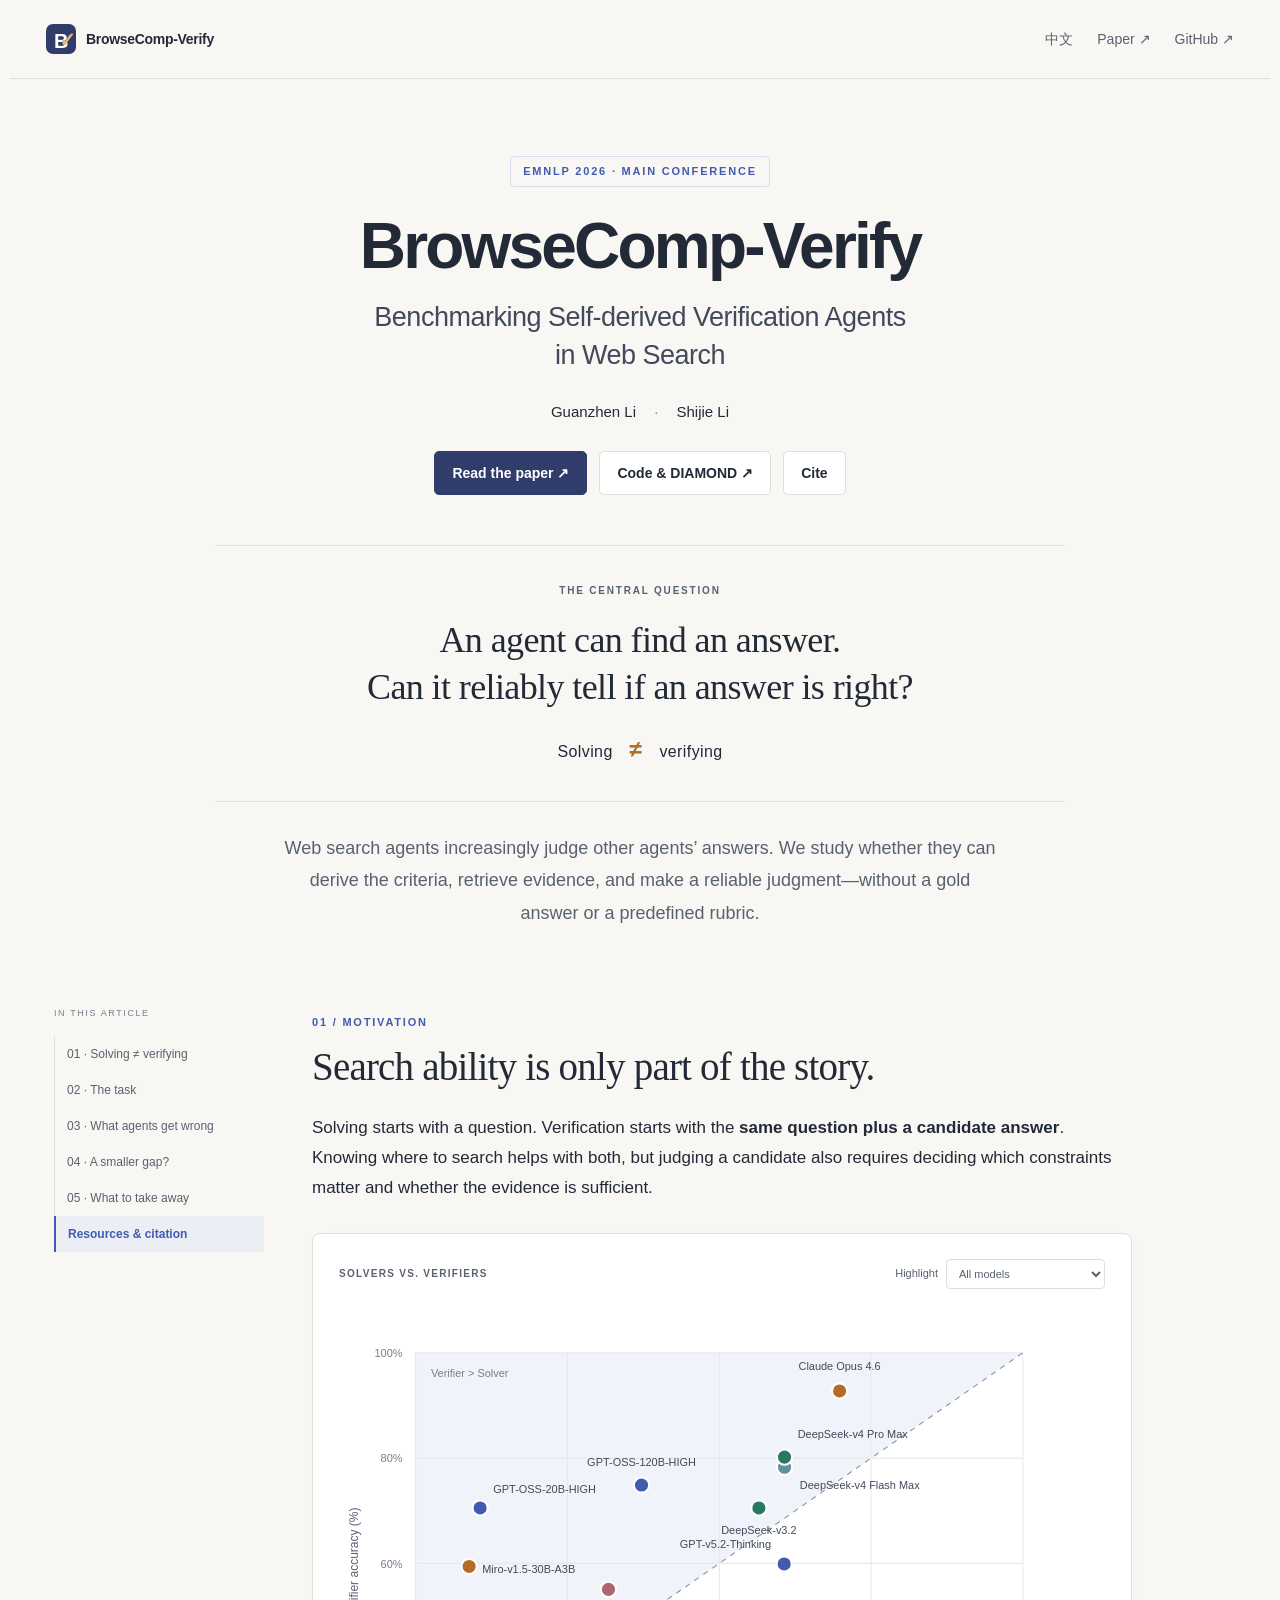
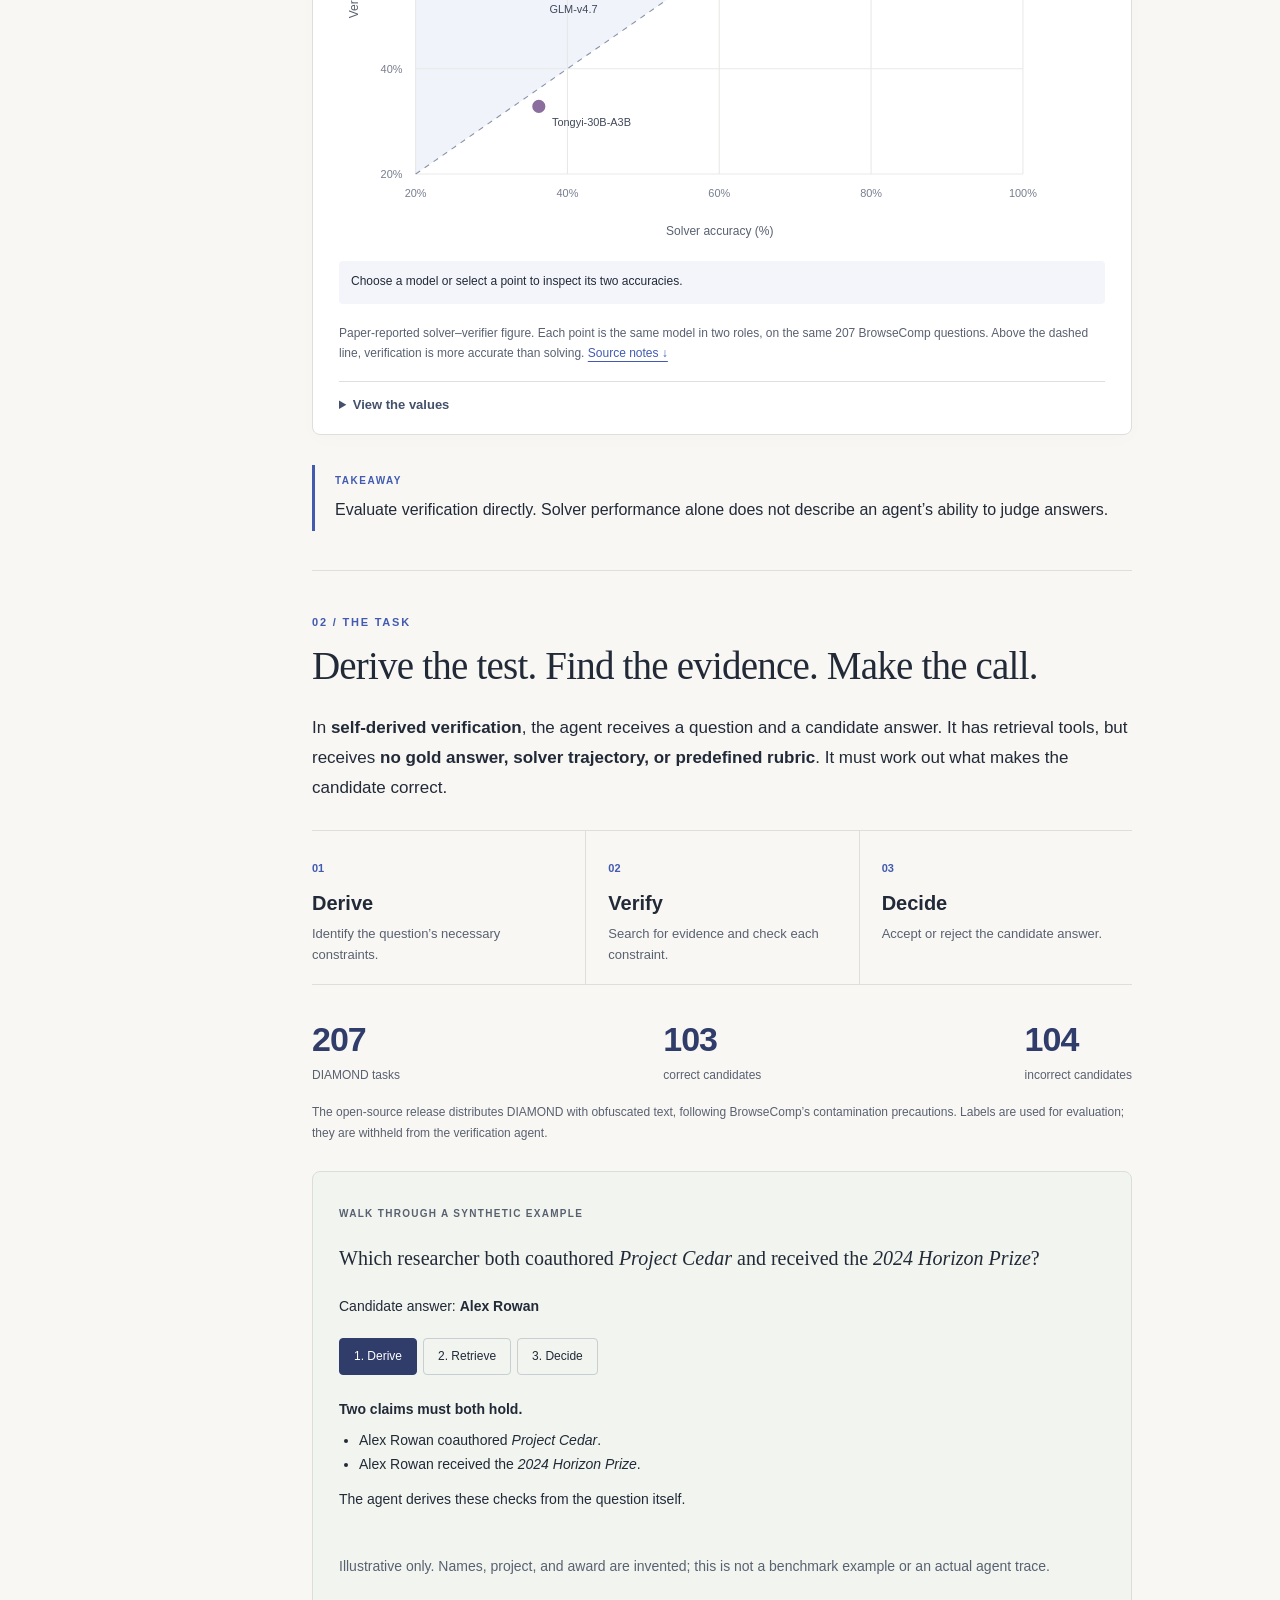
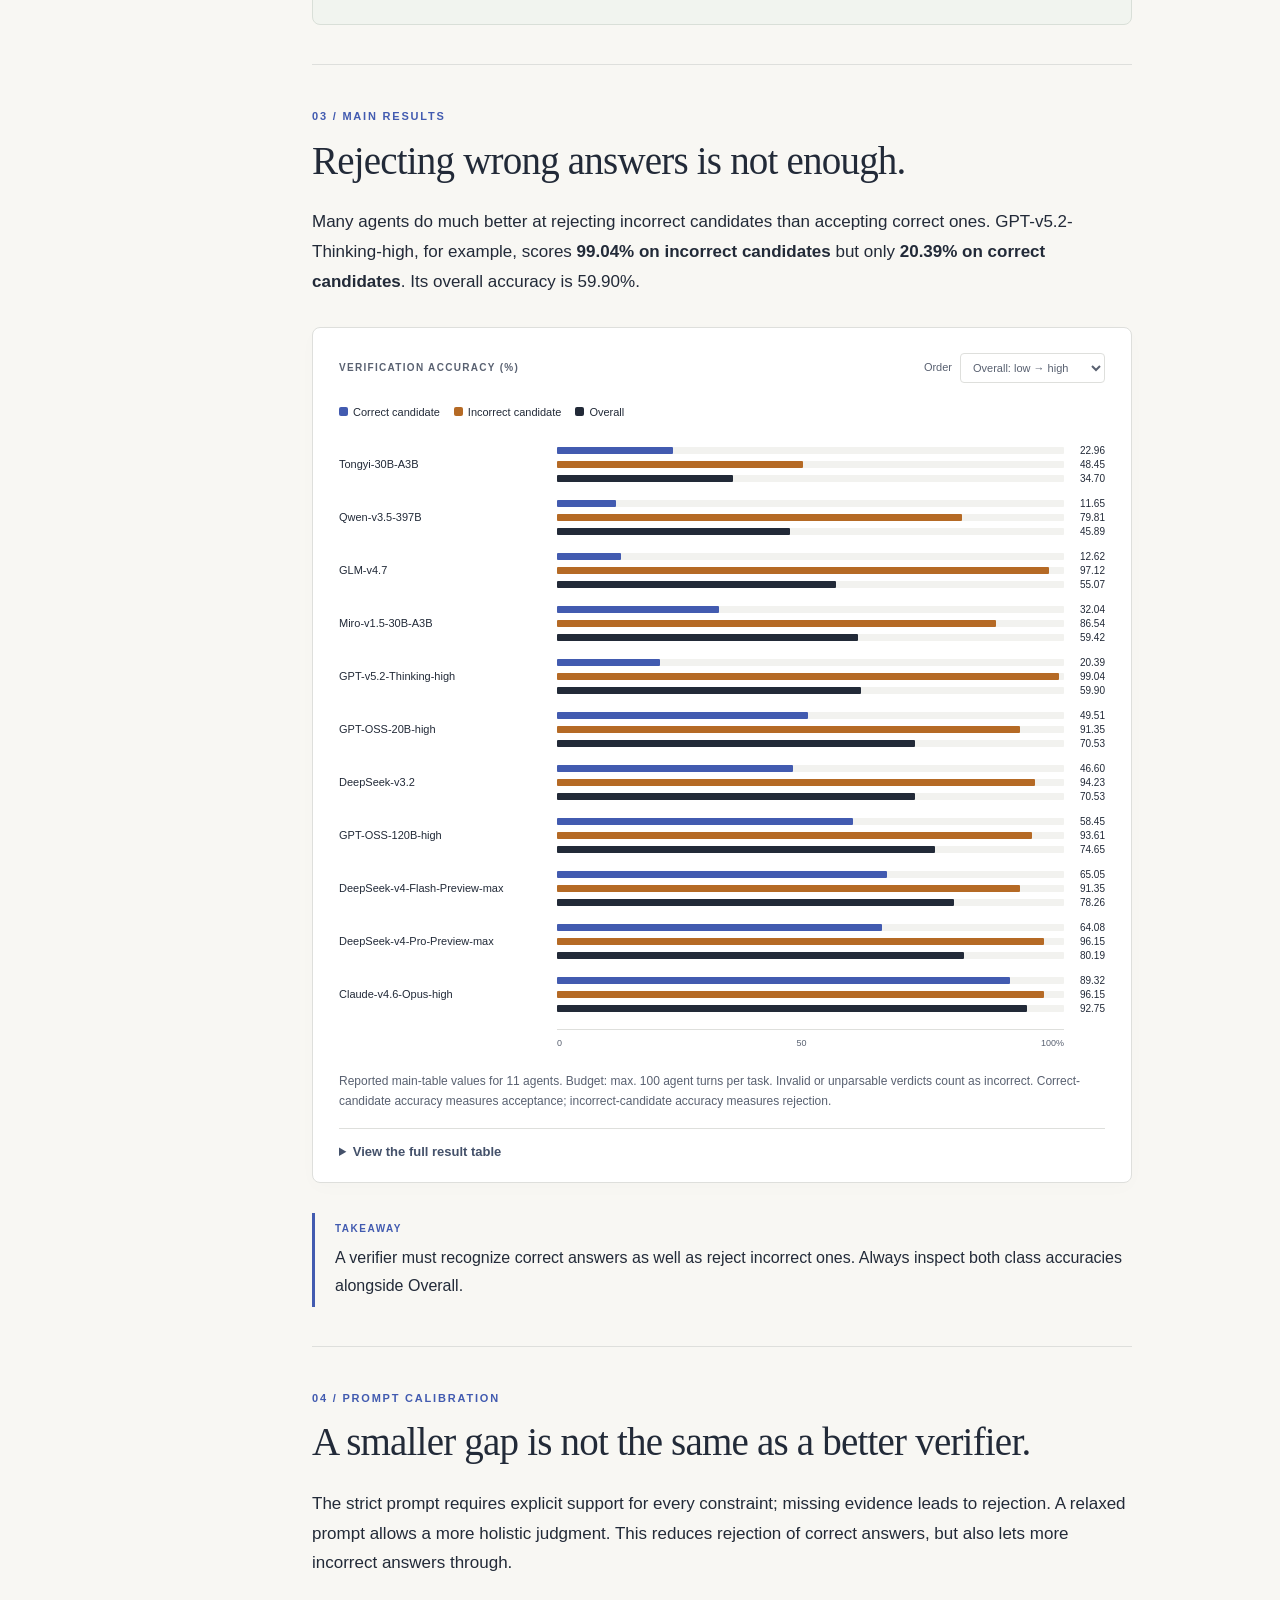
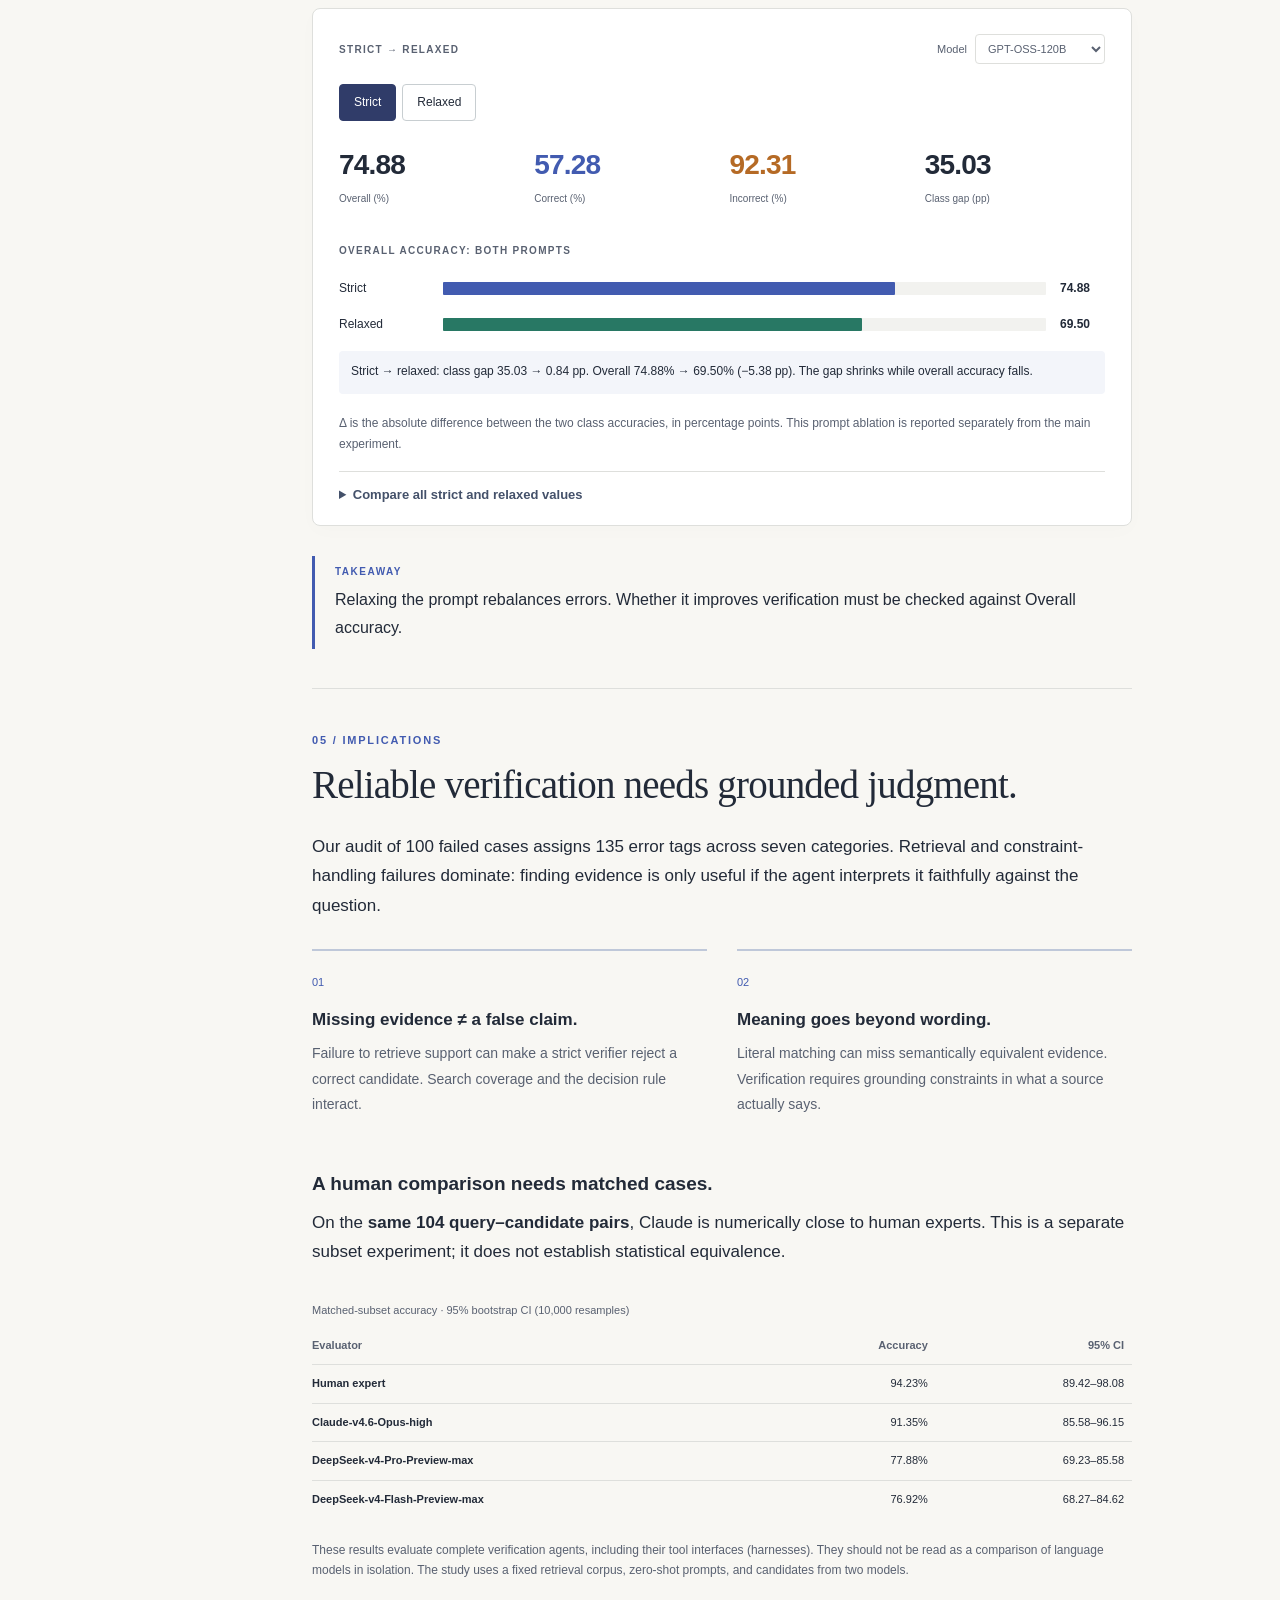
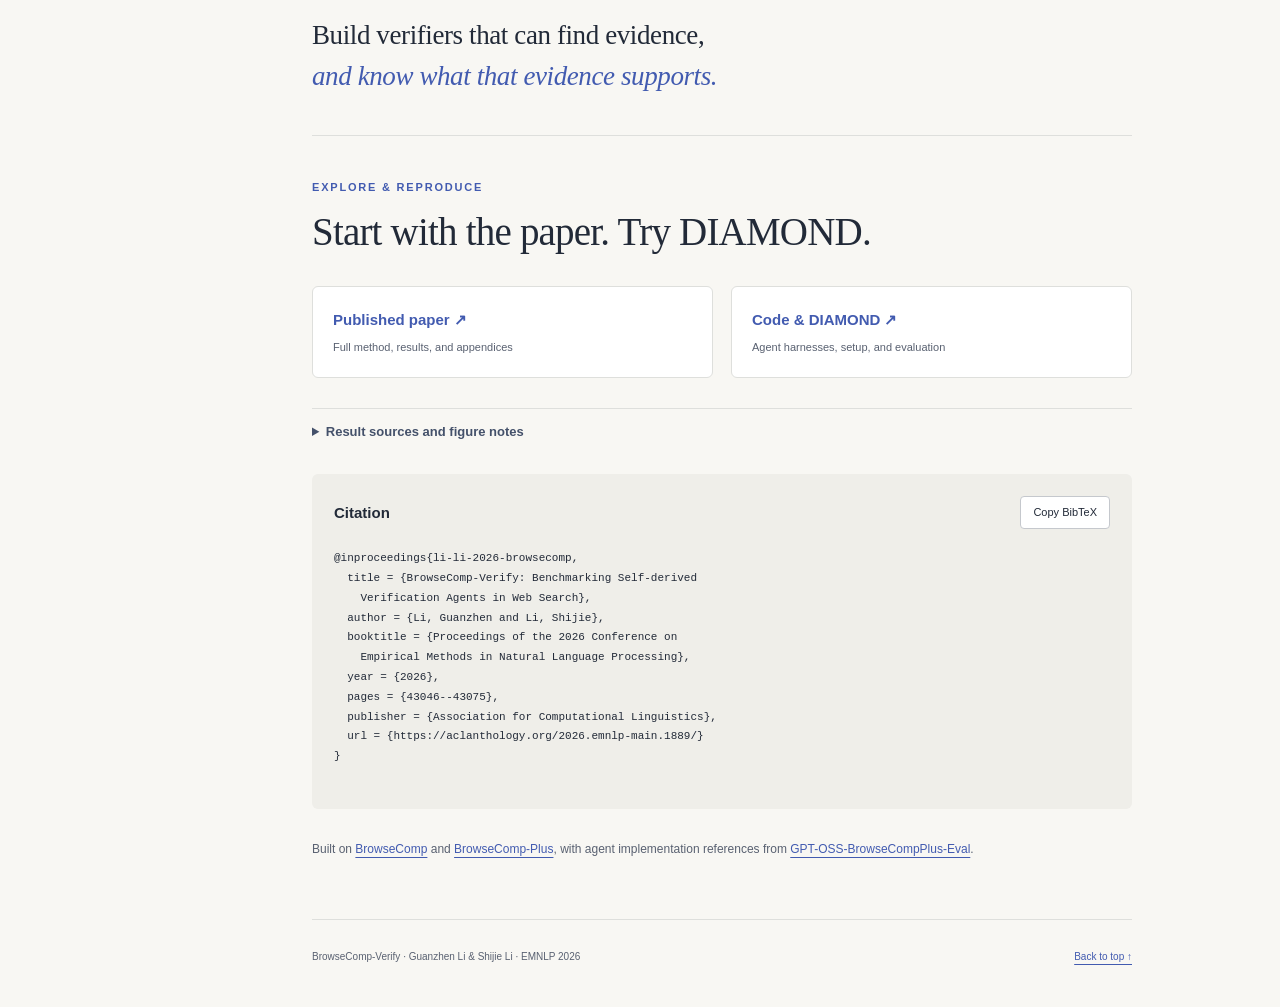
<file: website/index.html>
<!doctype html>
<html lang="en">
<head>
  <meta charset="utf-8">
  <meta name="viewport" content="width=device-width, initial-scale=1">
  <meta name="description" content="BrowseComp-Verify studies whether web search agents can derive their own verification criteria and reliably judge candidate answers.">
  <meta name="theme-color" content="#f8f7f3">
  <meta property="og:title" content="BrowseComp-Verify · Solving ≠ verifying">
  <meta property="og:description" content="An interactive guide to self-derived verification in web search. EMNLP 2026.">
  <meta property="og:type" content="article">
  <meta property="og:url" content="https://denebuniverse.github.io/BrowseComp-Verify/">
  <link rel="alternate" hreflang="en" href="https://denebuniverse.github.io/BrowseComp-Verify/">
  <link rel="alternate" hreflang="zh-CN" href="https://denebuniverse.github.io/BrowseComp-Verify/zh/">
  <link rel="alternate" hreflang="x-default" href="https://denebuniverse.github.io/BrowseComp-Verify/">
  <link rel="canonical" href="https://denebuniverse.github.io/BrowseComp-Verify/">
  <link rel="icon" href="assets/favicon.svg" type="image/svg+xml">
  <link rel="stylesheet" href="assets/styles.css">
  <script src="assets/main.js" defer></script>
  <title>BrowseComp-Verify · Solving ≠ verifying</title>
</head>
<body>
<a class="skip" href="#content">Skip to content</a>
<header class="topbar"><a class="brand" href="#top"><span class="brand-mark" aria-hidden="true">B<span>✓</span></span> BrowseComp-Verify</a><nav aria-label="Resources"><a href="zh/" lang="zh-CN" aria-label="切换到中文版">中文</a><a href="https://aclanthology.org/2026.emnlp-main.1889/">Paper ↗</a><a href="https://github.com/DenebUniverse/BrowseComp-Verify">GitHub ↗</a></nav></header>
<main id="content">
  <div class="hero" id="top">
    <p class="eyebrow">EMNLP 2026 · Main Conference</p>
    <h1>BrowseComp-Verify</h1>
    <p class="subtitle">Benchmarking Self-derived Verification Agents<br class="desktop-break"> in Web Search</p>
    <p class="authors">Guanzhen Li <span>·</span> Shijie Li</p>
    <div class="resource-links"><a class="primary" href="https://aclanthology.org/2026.emnlp-main.1889/">Read the paper <span>↗</span></a><a href="https://github.com/DenebUniverse/BrowseComp-Verify">Code &amp; DIAMOND ↗</a><a href="#citation">Cite</a></div>
    <div class="hero-thesis"><span class="thesis-label">The central question</span><p>An agent can find an answer.<br>Can it reliably tell if an answer is right?</p><span class="thesis-formula">Solving <b>≠</b> verifying</span></div>
    <p class="standfirst">Web search agents increasingly judge other agents’ answers. We study whether they can derive the criteria, retrieve evidence, and make a reliable judgment—without a gold answer or a predefined rubric.</p>
  </div>
  <div class="article-layout">
    <aside><nav class="toc" aria-label="On this page"><span>IN THIS ARTICLE</span><a href="#motivation">01 · Solving ≠ verifying</a><a href="#task">02 · The task</a><a href="#results">03 · What agents get wrong</a><a href="#calibration">04 · A smaller gap?</a><a href="#implications">05 · What to take away</a><a href="#resources">Resources &amp; citation</a></nav></aside>
    <article>
      <section id="motivation">
        <p class="section-label">01 / Motivation</p><h2>Search ability is only part of the story.</h2>
        <p>Solving starts with a question. Verification starts with the <strong>same question plus a candidate answer</strong>. Knowing where to search helps with both, but judging a candidate also requires deciding which constraints matter and whether the evidence is sufficient.</p>
        <figure class="figure-panel">
          <div class="figure-top"><span class="figure-kicker">Solvers vs. verifiers</span><label>Highlight <select id="scatter-model"><option value="all">All models</option></select></label></div>
          <div id="scatter" class="scatter-wrap"></div>
          <p id="scatter-detail" class="chart-detail" aria-live="polite">Choose a model or select a point to inspect its two accuracies.</p>
          <figcaption>Paper-reported solver–verifier figure. Each point is the same model in two roles, on the same 207 BrowseComp questions. Above the dashed line, verification is more accurate than solving. <a href="#result-sources">Source notes ↓</a></figcaption>
          <details><summary>View the values</summary><div class="table-scroll" id="scatter-table"></div></details>
        </figure>
        <p class="takeaway"><span>Takeaway</span>Evaluate verification directly. Solver performance alone does not describe an agent’s ability to judge answers.</p>
      </section>
      <section id="task">
        <p class="section-label">02 / The task</p><h2>Derive the test. Find the evidence. Make the call.</h2>
        <p>In <strong>self-derived verification</strong>, the agent receives a question and a candidate answer. It has retrieval tools, but receives <strong>no gold answer, solver trajectory, or predefined rubric</strong>. It must work out what makes the candidate correct.</p>
        <div class="task-flow"><div><span>01</span><h3>Derive</h3><p>Identify the question’s necessary constraints.</p></div><div><span>02</span><h3>Verify</h3><p>Search for evidence and check each constraint.</p></div><div><span>03</span><h3>Decide</h3><p>Accept or reject the candidate answer.</p></div></div>
        <div class="dataset-strip"><div><strong>207</strong><span>DIAMOND tasks</span></div><div><strong>103</strong><span>correct candidates</span></div><div><strong>104</strong><span>incorrect candidates</span></div></div>
        <p class="caption">The open-source release distributes DIAMOND with obfuscated text, following BrowseComp’s contamination precautions. Labels are used for evaluation; they are withheld from the verification agent.</p>
        <div class="example-panel"><span class="figure-kicker">Walk through a synthetic example</span><p class="example-question">Which researcher both coauthored <em>Project Cedar</em> and received the <em>2024 Horizon Prize</em>?</p><p>Candidate answer: <strong>Alex Rowan</strong></p><div class="step-buttons" role="group" aria-label="Verification stages"><button data-step="0" aria-pressed="true">1. Derive</button><button data-step="1" aria-pressed="false">2. Retrieve</button><button data-step="2" aria-pressed="false">3. Decide</button></div><div id="example-step" aria-live="polite"></div><p class="caption">Illustrative only. Names, project, and award are invented; this is not a benchmark example or an actual agent trace.</p></div>
      </section>
      <section id="results">
        <p class="section-label">03 / Main results</p><h2>Rejecting wrong answers is not enough.</h2>
        <p>Many agents do much better at rejecting incorrect candidates than accepting correct ones. GPT-v5.2-Thinking-high, for example, scores <strong>99.04% on incorrect candidates</strong> but only <strong>20.39% on correct candidates</strong>. Its overall accuracy is 59.90%.</p>
        <figure class="figure-panel">
          <div class="figure-top"><span class="figure-kicker">Verification accuracy (%)</span><label>Order <select id="result-order"><option value="asc">Overall: low → high</option><option value="desc">Overall: high → low</option><option value="gap">Largest class gap first</option></select></label></div>
          <div class="legend"><span class="correct">Correct candidate</span><span class="incorrect">Incorrect candidate</span><span class="overall">Overall</span></div>
          <div id="main-chart"></div>
          <figcaption>Reported main-table values for 11 agents. Budget: max. 100 agent turns per task. Invalid or unparsable verdicts count as incorrect. Correct-candidate accuracy measures acceptance; incorrect-candidate accuracy measures rejection. </figcaption>
          <details><summary>View the full result table</summary><div class="table-scroll" id="main-table"></div></details>
        </figure>
        <p class="takeaway"><span>Takeaway</span>A verifier must recognize correct answers as well as reject incorrect ones. Always inspect both class accuracies alongside Overall.</p>
      </section>
      <section id="calibration">
        <p class="section-label">04 / Prompt calibration</p><h2>A smaller gap is not the same as a better verifier.</h2>
        <p>The strict prompt requires explicit support for every constraint; missing evidence leads to rejection. A relaxed prompt allows a more holistic judgment. This reduces rejection of correct answers, but also lets more incorrect answers through.</p>
        <figure class="figure-panel">
          <div class="figure-top"><span class="figure-kicker">Strict → relaxed</span><label>Model <select id="ablation-model"></select></label></div>
          <div class="step-buttons" role="group" aria-label="Verification prompt"><button data-prompt="strict" aria-pressed="true">Strict</button><button data-prompt="relaxed" aria-pressed="false">Relaxed</button></div>
          <div id="ablation-chart" aria-live="polite"></div><p id="ablation-insight" class="chart-detail"></p>
          <figcaption>Δ is the absolute difference between the two class accuracies, in percentage points. This prompt ablation is reported separately from the main experiment.</figcaption>
          <details><summary>Compare all strict and relaxed values</summary><div class="table-scroll" id="ablation-table"></div></details>
        </figure>
        <p class="takeaway"><span>Takeaway</span>Relaxing the prompt rebalances errors. Whether it improves verification must be checked against Overall accuracy.</p>
      </section>
      <section id="implications">
        <p class="section-label">05 / Implications</p><h2>Reliable verification needs grounded judgment.</h2>
        <p>Our audit of 100 failed cases assigns 135 error tags across seven categories. Retrieval and constraint-handling failures dominate: finding evidence is only useful if the agent interprets it faithfully against the question.</p>
        <div class="insight-grid"><div><span class="small-index">01</span><h3>Missing evidence ≠ a false claim.</h3><p>Failure to retrieve support can make a strict verifier reject a correct candidate. Search coverage and the decision rule interact.</p></div><div><span class="small-index">02</span><h3>Meaning goes beyond wording.</h3><p>Literal matching can miss semantically equivalent evidence. Verification requires grounding constraints in what a source actually says.</p></div></div>
        <h3 class="subheading">A human comparison needs matched cases.</h3>
        <p>On the <strong>same 104 query–candidate pairs</strong>, Claude is numerically close to human experts. This is a separate subset experiment; it does not establish statistical equivalence.</p>
        <div class="table-scroll"><table><caption>Matched-subset accuracy · 95% bootstrap CI (10,000 resamples)</caption><thead><tr><th scope="col">Evaluator</th><th scope="col">Accuracy</th><th scope="col">95% CI</th></tr></thead><tbody><tr><th scope="row">Human expert</th><td>94.23%</td><td>89.42–98.08</td></tr><tr><th scope="row">Claude-v4.6-Opus-high</th><td>91.35%</td><td>85.58–96.15</td></tr><tr><th scope="row">DeepSeek-v4-Pro-Preview-max</th><td>77.88%</td><td>69.23–85.58</td></tr><tr><th scope="row">DeepSeek-v4-Flash-Preview-max</th><td>76.92%</td><td>68.27–84.62</td></tr></tbody></table></div>
        <p class="caption">These results evaluate complete verification agents, including their tool interfaces (harnesses). They should not be read as a comparison of language models in isolation. The study uses a fixed retrieval corpus, zero-shot prompts, and candidates from two models.</p>
        <p class="closing">Build verifiers that can find evidence,<br><em>and know what that evidence supports.</em></p>
      </section>
      <section id="resources">
        <p class="section-label">Explore &amp; reproduce</p><h2>Start with the paper. Try DIAMOND.</h2>
        <div class="resource-row"><a href="https://aclanthology.org/2026.emnlp-main.1889/"><strong>Published paper ↗</strong><span>Full method, results, and appendices</span></a><a href="https://github.com/DenebUniverse/BrowseComp-Verify"><strong>Code &amp; DIAMOND ↗</strong><span>Agent harnesses, setup, and evaluation</span></a></div>
        <details id="result-sources"><summary>Result sources and figure notes</summary><p>The main result chart transcribes Table 1. The scatter reproduces the paper-reported solver–verifier figure values; the calibration chart uses the separately reported prompt-ablation results. The human comparison uses the matched 104-case subset from the appendix. No new model evaluation is performed for this page.</p><p><a href="data/results.json">Download the displayed aggregate results (JSON)</a>. No benchmark question text, candidate answers, or trajectories are served by this website.</p></details>
        <div id="citation" class="citation"><div class="figure-top"><h3>Citation</h3><button id="copy-citation" type="button">Copy BibTeX</button></div><pre id="bibtex">@inproceedings{li-li-2026-browsecomp,
  title = {BrowseComp-Verify: Benchmarking Self-derived
    Verification Agents in Web Search},
  author = {Li, Guanzhen and Li, Shijie},
  booktitle = {Proceedings of the 2026 Conference on
    Empirical Methods in Natural Language Processing},
  year = {2026},
  pages = {43046--43075},
  publisher = {Association for Computational Linguistics},
  url = {https://aclanthology.org/2026.emnlp-main.1889/}
}</pre><p id="copy-status" class="caption" aria-live="polite"></p></div>
        <p class="credits">Built on <a href="https://openai.com/index/browsecomp/">BrowseComp</a> and <a href="https://github.com/texttron/BrowseComp-Plus">BrowseComp-Plus</a>, with agent implementation references from <a href="https://github.com/Hannibal046/GPT-OSS-BrowseCompPlus-Eval">GPT-OSS-BrowseCompPlus-Eval</a>.</p>
      </section>
      <footer>BrowseComp-Verify · Guanzhen Li &amp; Shijie Li · EMNLP 2026 <a href="#top">Back to top ↑</a></footer>
    </article>
  </div>
</main>
<noscript><p class="noscript">Interactive figures need JavaScript. The article remains readable; <a href="data/results.json">download the aggregate results</a> or read the linked paper for the tables.</p></noscript>
</body>
</html>
</file>
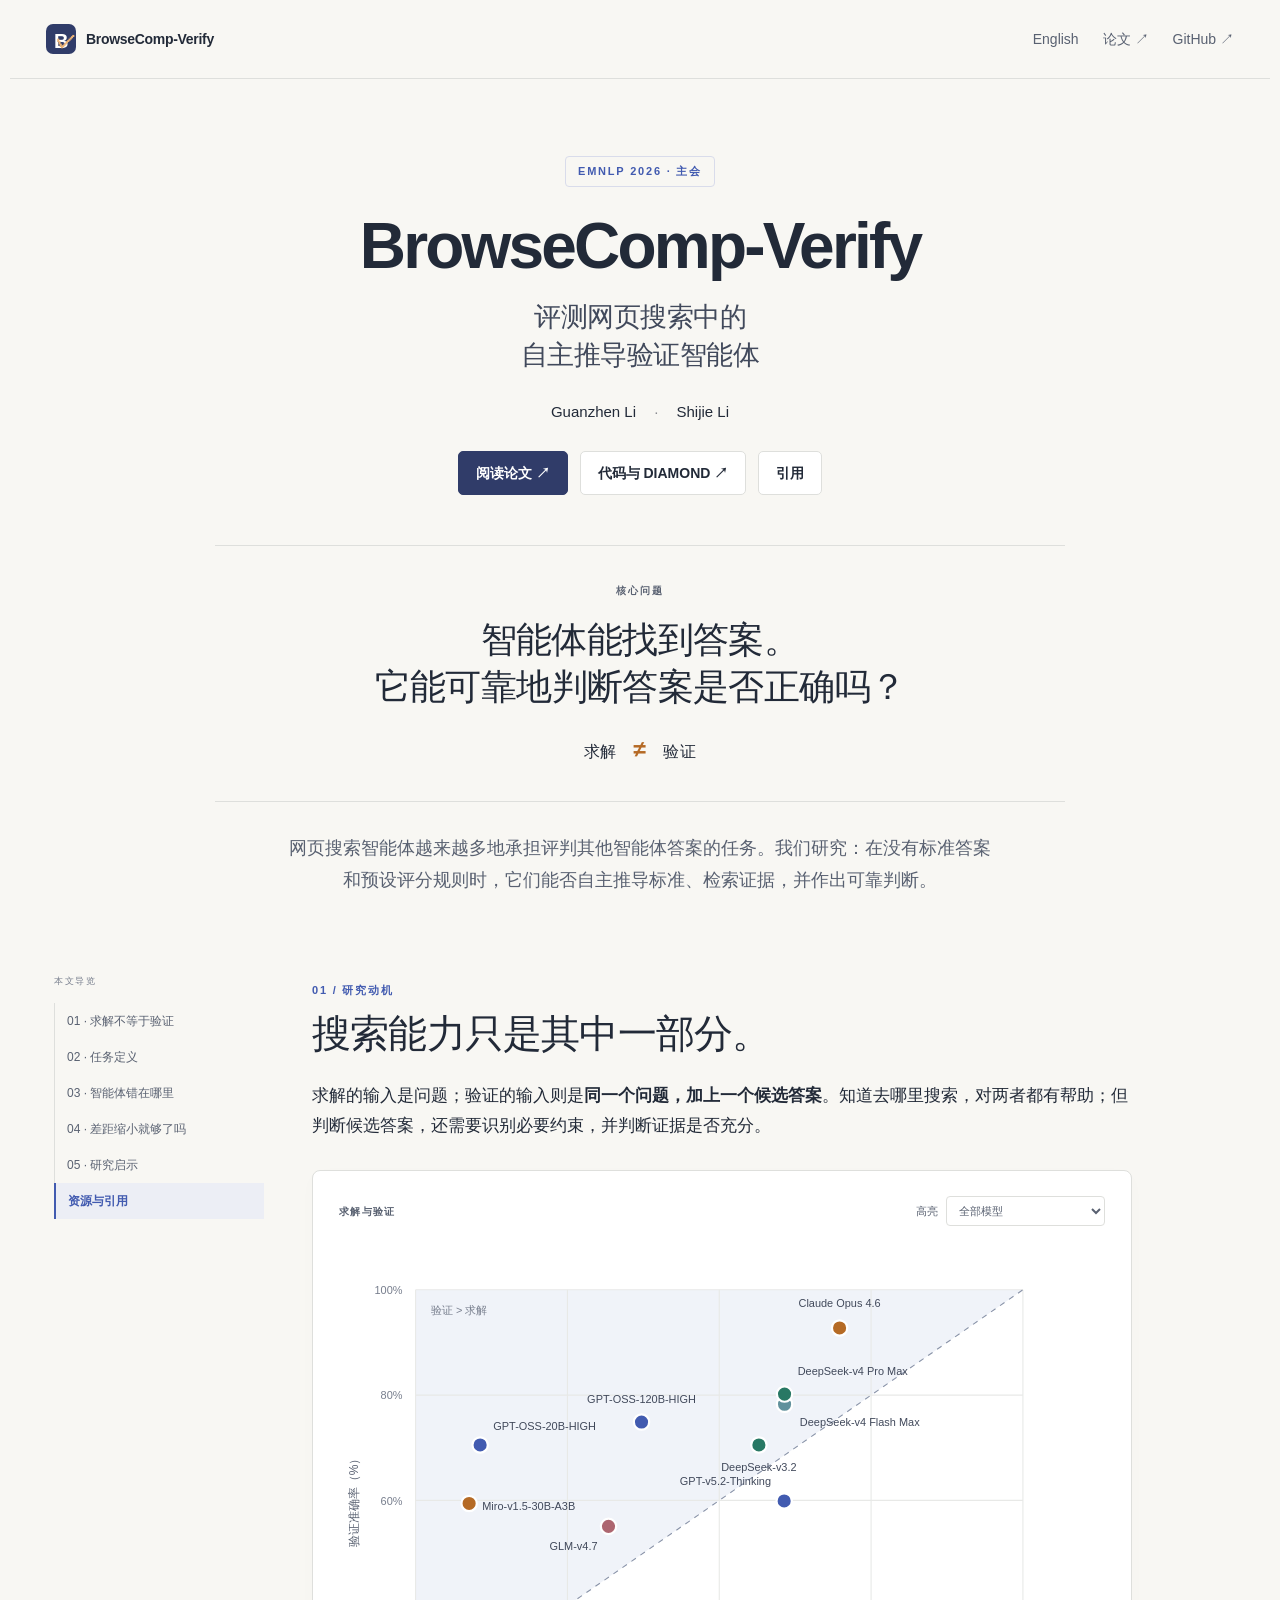
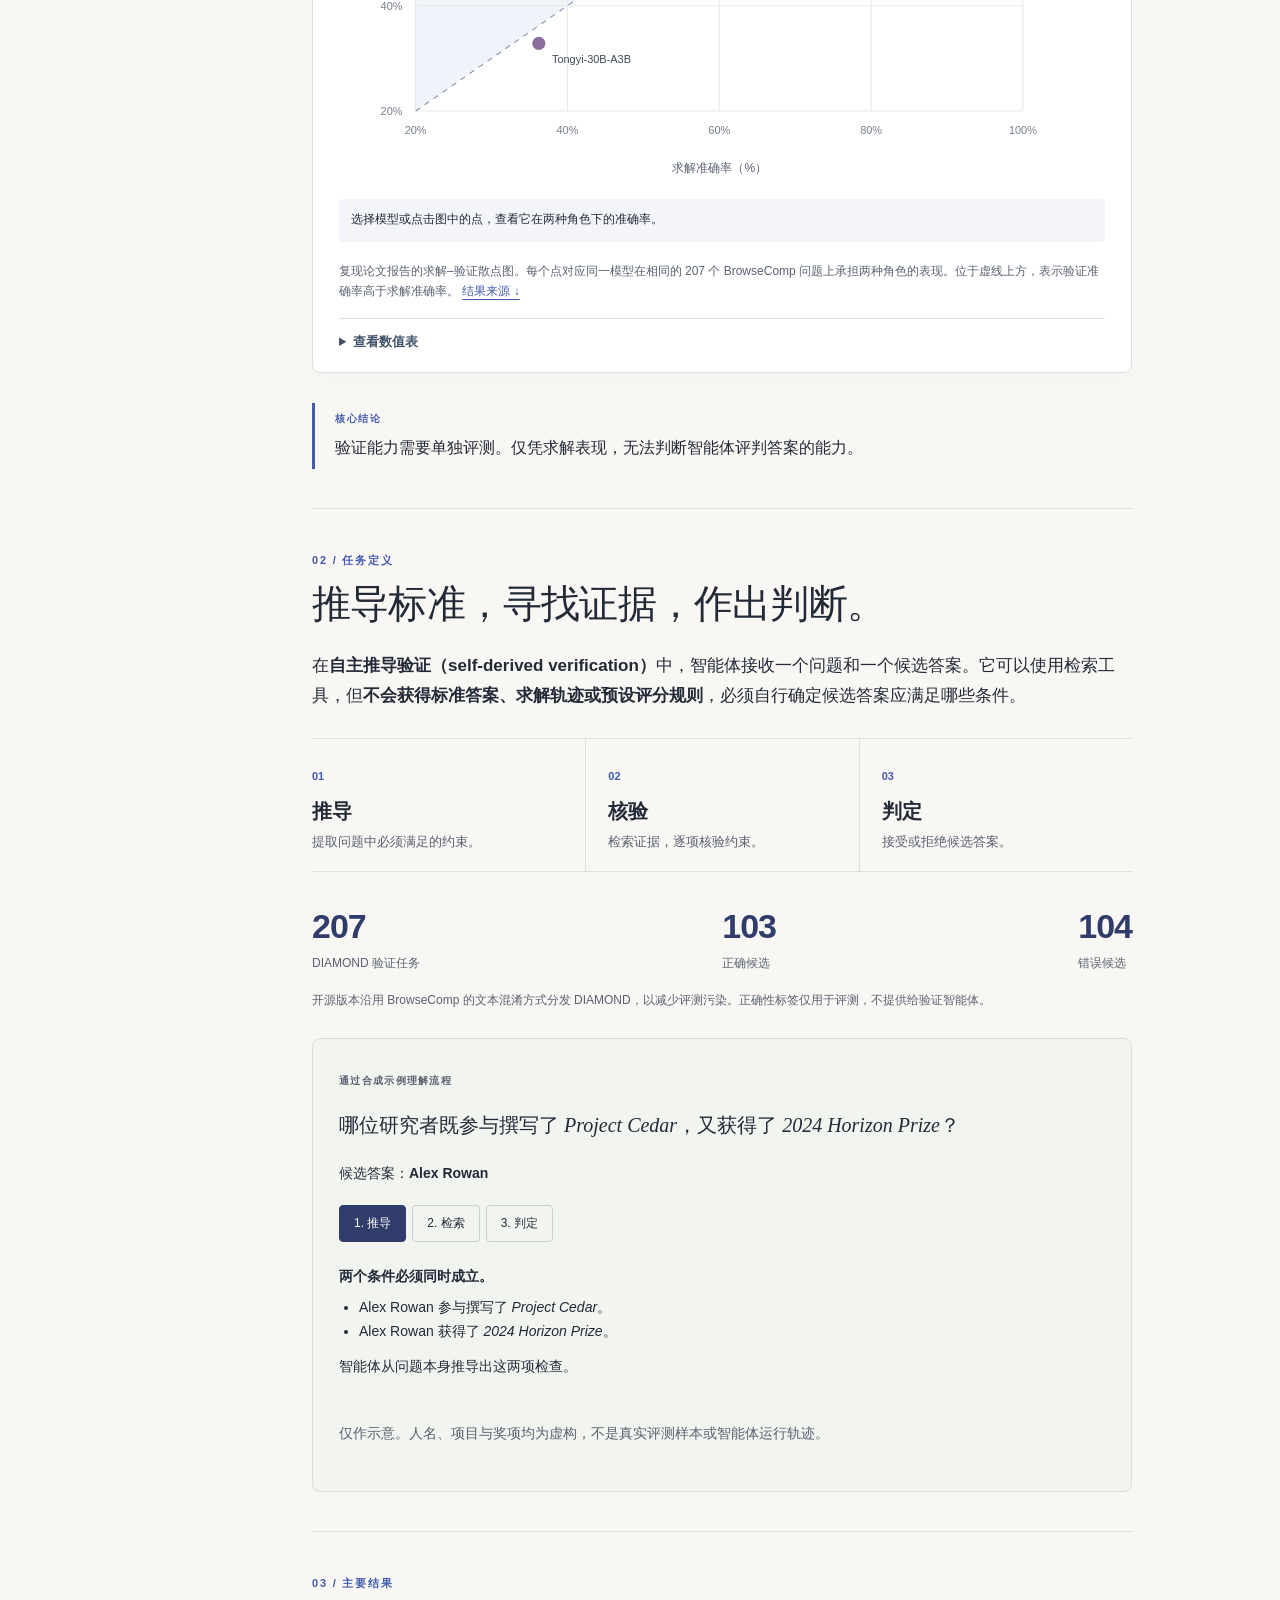
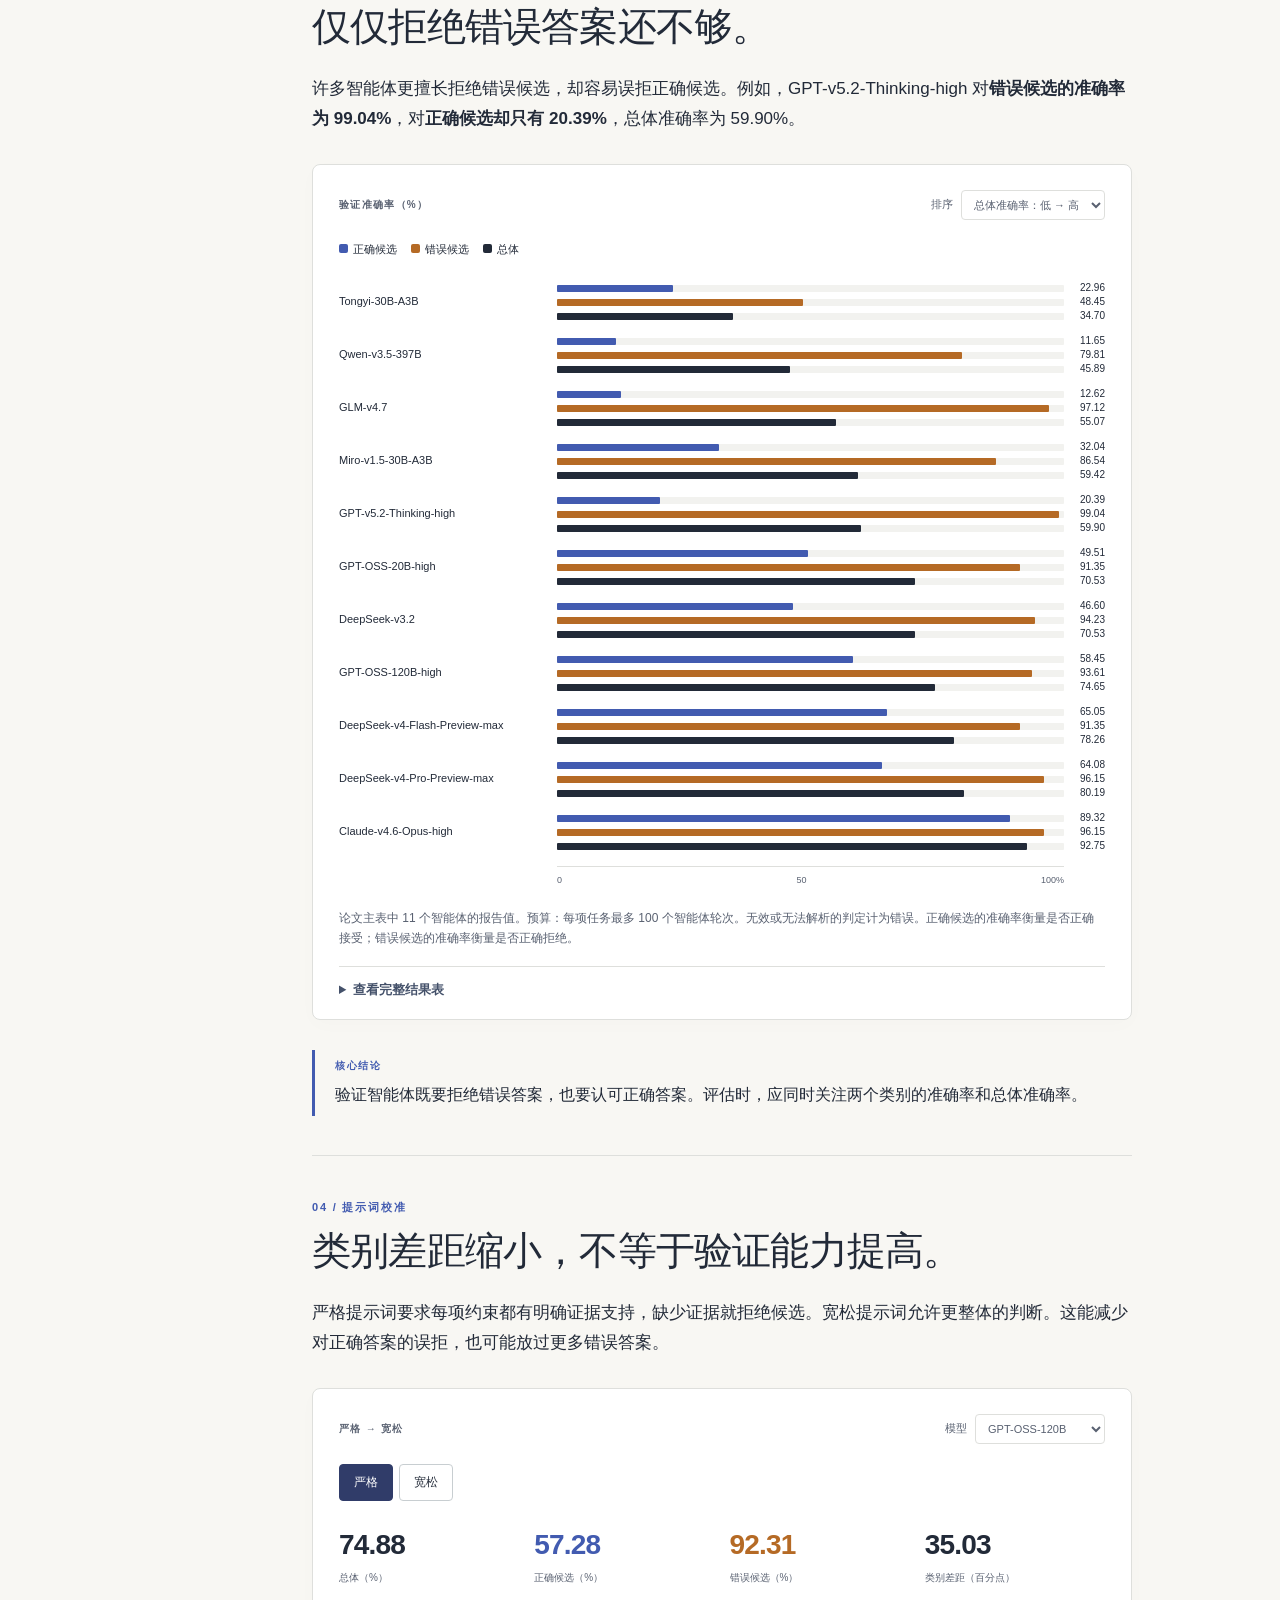
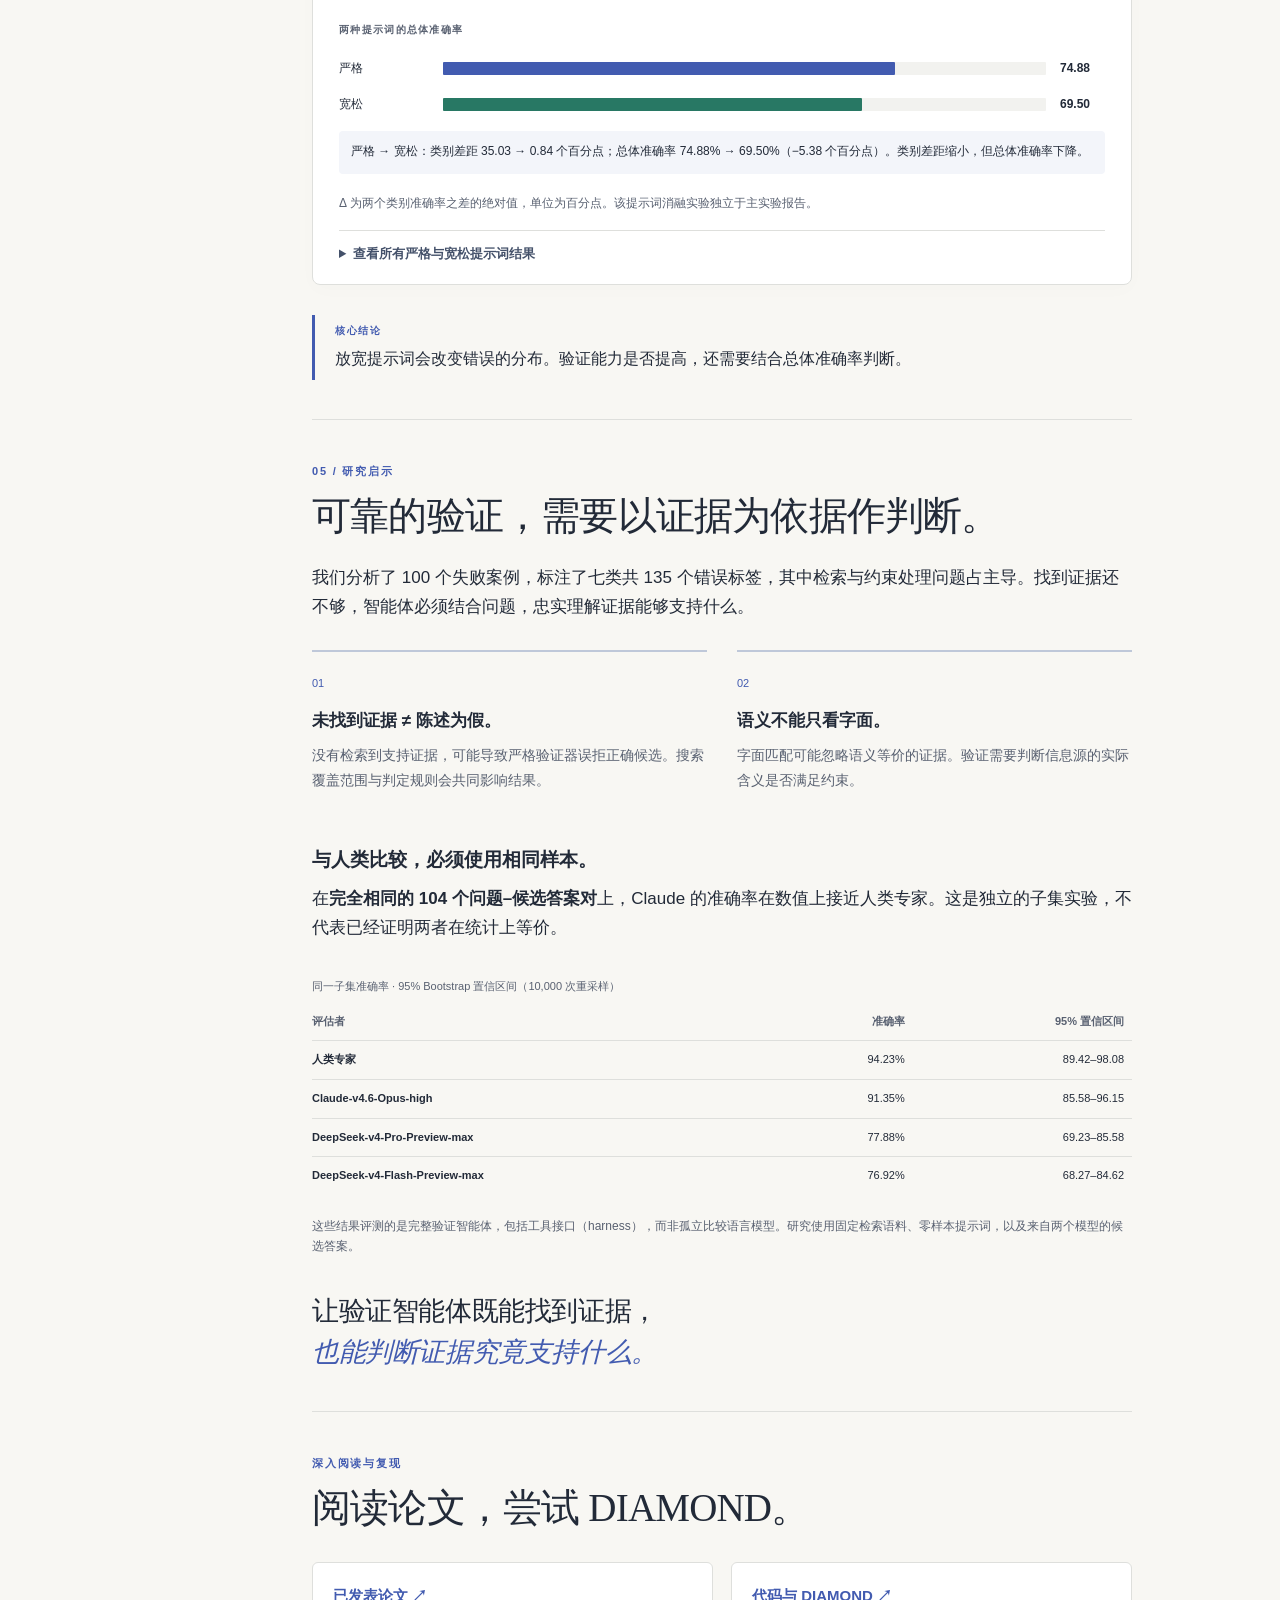
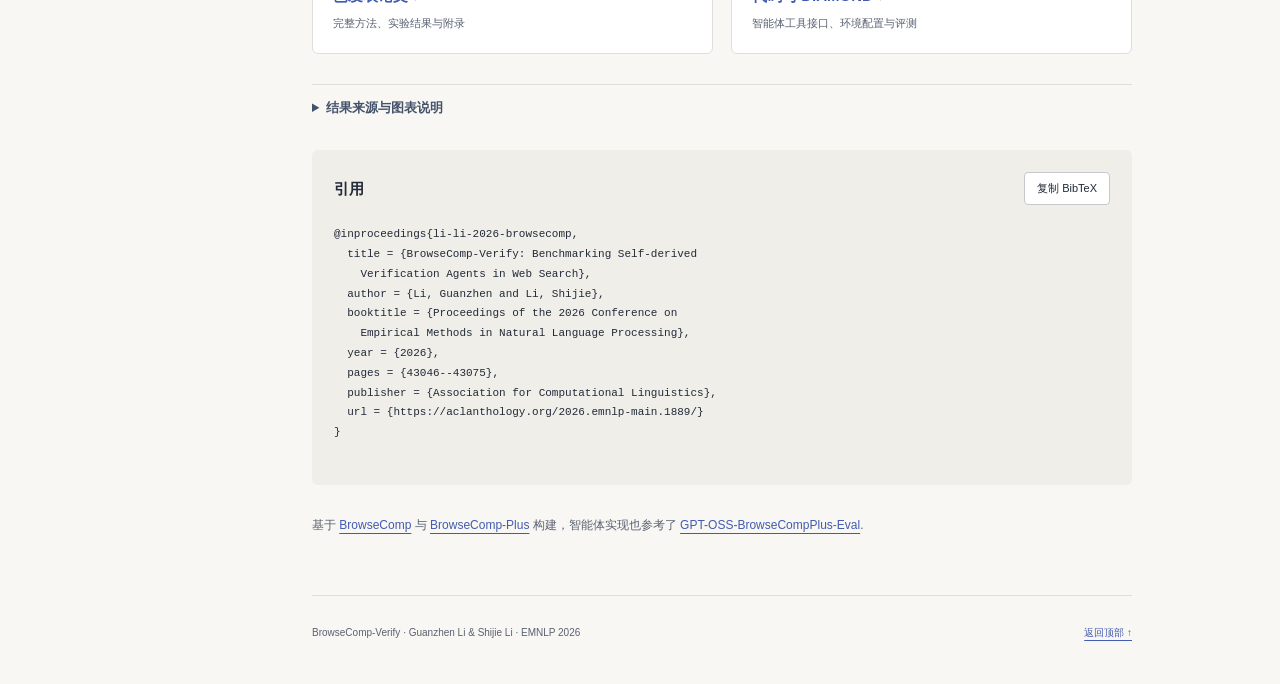
<file: website/zh/index.html>
<!doctype html>
<html lang="zh-CN">
<head>
  <meta charset="utf-8">
  <meta name="viewport" content="width=device-width, initial-scale=1">
  <meta name="description" content="BrowseComp-Verify 研究网页搜索智能体能否自主推导验证标准，并可靠地判断候选答案。">
  <meta name="theme-color" content="#f8f7f3">
  <meta property="og:title" content="BrowseComp-Verify · 求解不等于验证">
  <meta property="og:description" content="自主推导验证：网页搜索智能体能否可靠地判断候选答案？EMNLP 2026。">
  <meta property="og:type" content="article">
  <meta property="og:url" content="https://denebuniverse.github.io/BrowseComp-Verify/zh/">
  <link rel="alternate" hreflang="en" href="https://denebuniverse.github.io/BrowseComp-Verify/">
  <link rel="alternate" hreflang="zh-CN" href="https://denebuniverse.github.io/BrowseComp-Verify/zh/">
  <link rel="alternate" hreflang="x-default" href="https://denebuniverse.github.io/BrowseComp-Verify/">
  <link rel="canonical" href="https://denebuniverse.github.io/BrowseComp-Verify/zh/">
  <link rel="icon" href="../assets/favicon.svg" type="image/svg+xml">
  <link rel="stylesheet" href="../assets/styles.css">
  <script src="../assets/main.js" defer></script>
  <title>BrowseComp-Verify · 求解不等于验证</title>
</head>
<body>
<a class="skip" href="#content">跳至正文</a>
<header class="topbar"><a class="brand" href="#top"><span class="brand-mark" aria-hidden="true">B<span>✓</span></span> BrowseComp-Verify</a><nav aria-label="Resources"><a href="../" lang="en" aria-label="Switch to English">English</a><a href="https://aclanthology.org/2026.emnlp-main.1889/">论文 ↗</a><a href="https://github.com/DenebUniverse/BrowseComp-Verify">GitHub ↗</a></nav></header>
<main id="content">
  <div class="hero" id="top">
    <p class="eyebrow">EMNLP 2026 · 主会</p>
    <h1>BrowseComp-Verify</h1>
    <p class="subtitle">评测网页搜索中的<br class="desktop-break">自主推导验证智能体</p>
    <p class="authors">Guanzhen Li <span>·</span> Shijie Li</p>
    <div class="resource-links"><a class="primary" href="https://aclanthology.org/2026.emnlp-main.1889/">阅读论文 <span>↗</span></a><a href="https://github.com/DenebUniverse/BrowseComp-Verify">代码与 DIAMOND ↗</a><a href="#citation">引用</a></div>
    <div class="hero-thesis"><span class="thesis-label">核心问题</span><p>智能体能找到答案。<br>它能可靠地判断答案是否正确吗？</p><span class="thesis-formula">求解 <b>≠</b> 验证</span></div>
    <p class="standfirst">网页搜索智能体越来越多地承担评判其他智能体答案的任务。我们研究：在没有标准答案和预设评分规则时，它们能否自主推导标准、检索证据，并作出可靠判断。</p>
  </div>
  <div class="article-layout">
    <aside><nav class="toc" aria-label="On this page"><span>本文导览</span><a href="#motivation">01 · 求解不等于验证</a><a href="#task">02 · 任务定义</a><a href="#results">03 · 智能体错在哪里</a><a href="#calibration">04 · 差距缩小就够了吗</a><a href="#implications">05 · 研究启示</a><a href="#resources">资源与引用</a></nav></aside>
    <article>
      <section id="motivation">
        <p class="section-label">01 / 研究动机</p><h2>搜索能力只是其中一部分。</h2>
        <p>求解的输入是问题；验证的输入则是<strong>同一个问题，加上一个候选答案</strong>。知道去哪里搜索，对两者都有帮助；但判断候选答案，还需要识别必要约束，并判断证据是否充分。</p>
        <figure class="figure-panel">
          <div class="figure-top"><span class="figure-kicker">求解与验证</span><label>高亮 <select id="scatter-model"><option value="all">全部模型</option></select></label></div>
          <div id="scatter" class="scatter-wrap"></div>
          <p id="scatter-detail" class="chart-detail" aria-live="polite">选择模型或点击图中的点，查看它在两种角色下的准确率。</p>
          <figcaption>复现论文报告的求解–验证散点图。每个点对应同一模型在相同的 207 个 BrowseComp 问题上承担两种角色的表现。位于虚线上方，表示验证准确率高于求解准确率。 <a href="#result-sources">结果来源 ↓</a></figcaption>
          <details><summary>查看数值表</summary><div class="table-scroll" id="scatter-table"></div></details>
        </figure>
        <p class="takeaway"><span>核心结论</span>验证能力需要单独评测。仅凭求解表现，无法判断智能体评判答案的能力。</p>
      </section>
      <section id="task">
        <p class="section-label">02 / 任务定义</p><h2>推导标准，寻找证据，作出判断。</h2>
        <p>在<strong>自主推导验证（self-derived verification）</strong>中，智能体接收一个问题和一个候选答案。它可以使用检索工具，但<strong>不会获得标准答案、求解轨迹或预设评分规则</strong>，必须自行确定候选答案应满足哪些条件。</p>
        <div class="task-flow"><div><span>01</span><h3>推导</h3><p>提取问题中必须满足的约束。</p></div><div><span>02</span><h3>核验</h3><p>检索证据，逐项核验约束。</p></div><div><span>03</span><h3>判定</h3><p>接受或拒绝候选答案。</p></div></div>
        <div class="dataset-strip"><div><strong>207</strong><span>DIAMOND 验证任务</span></div><div><strong>103</strong><span>正确候选</span></div><div><strong>104</strong><span>错误候选</span></div></div>
        <p class="caption">开源版本沿用 BrowseComp 的文本混淆方式分发 DIAMOND，以减少评测污染。正确性标签仅用于评测，不提供给验证智能体。</p>
        <div class="example-panel"><span class="figure-kicker">通过合成示例理解流程</span><p class="example-question">哪位研究者既参与撰写了 <em>Project Cedar</em>，又获得了 <em>2024 Horizon Prize</em>？</p><p>候选答案：<strong>Alex Rowan</strong></p><div class="step-buttons" role="group" aria-label="验证步骤"><button data-step="0" aria-pressed="true">1. 推导</button><button data-step="1" aria-pressed="false">2. 检索</button><button data-step="2" aria-pressed="false">3. 判定</button></div><div id="example-step" aria-live="polite"></div><p class="caption">仅作示意。人名、项目与奖项均为虚构，不是真实评测样本或智能体运行轨迹。</p></div>
      </section>
      <section id="results">
        <p class="section-label">03 / 主要结果</p><h2>仅仅拒绝错误答案还不够。</h2>
        <p>许多智能体更擅长拒绝错误候选，却容易误拒正确候选。例如，GPT-v5.2-Thinking-high 对<strong>错误候选的准确率为 99.04%</strong>，对<strong>正确候选却只有 20.39%</strong>，总体准确率为 59.90%。</p>
        <figure class="figure-panel">
          <div class="figure-top"><span class="figure-kicker">验证准确率（%）</span><label>排序 <select id="result-order"><option value="asc">总体准确率：低 → 高</option><option value="desc">总体准确率：高 → 低</option><option value="gap">类别差距：大 → 小</option></select></label></div>
          <div class="legend"><span class="correct">正确候选</span><span class="incorrect">错误候选</span><span class="overall">总体</span></div>
          <div id="main-chart"></div>
          <figcaption>论文主表中 11 个智能体的报告值。预算：每项任务最多 100 个智能体轮次。无效或无法解析的判定计为错误。正确候选的准确率衡量是否正确接受；错误候选的准确率衡量是否正确拒绝。</figcaption>
          <details><summary>查看完整结果表</summary><div class="table-scroll" id="main-table"></div></details>
        </figure>
        <p class="takeaway"><span>核心结论</span>验证智能体既要拒绝错误答案，也要认可正确答案。评估时，应同时关注两个类别的准确率和总体准确率。</p>
      </section>
      <section id="calibration">
        <p class="section-label">04 / 提示词校准</p><h2>类别差距缩小，不等于验证能力提高。</h2>
        <p>严格提示词要求每项约束都有明确证据支持，缺少证据就拒绝候选。宽松提示词允许更整体的判断。这能减少对正确答案的误拒，也可能放过更多错误答案。</p>
        <figure class="figure-panel">
          <div class="figure-top"><span class="figure-kicker">严格 → 宽松</span><label>模型 <select id="ablation-model"></select></label></div>
          <div class="step-buttons" role="group" aria-label="验证提示词"><button data-prompt="strict" aria-pressed="true">严格</button><button data-prompt="relaxed" aria-pressed="false">宽松</button></div>
          <div id="ablation-chart" aria-live="polite"></div><p id="ablation-insight" class="chart-detail"></p>
          <figcaption>Δ 为两个类别准确率之差的绝对值，单位为百分点。该提示词消融实验独立于主实验报告。</figcaption>
          <details><summary>查看所有严格与宽松提示词结果</summary><div class="table-scroll" id="ablation-table"></div></details>
        </figure>
        <p class="takeaway"><span>核心结论</span>放宽提示词会改变错误的分布。验证能力是否提高，还需要结合总体准确率判断。</p>
      </section>
      <section id="implications">
        <p class="section-label">05 / 研究启示</p><h2>可靠的验证，需要以证据为依据作判断。</h2>
        <p>我们分析了 100 个失败案例，标注了七类共 135 个错误标签，其中检索与约束处理问题占主导。找到证据还不够，智能体必须结合问题，忠实理解证据能够支持什么。</p>
        <div class="insight-grid"><div><span class="small-index">01</span><h3>未找到证据 ≠ 陈述为假。</h3><p>没有检索到支持证据，可能导致严格验证器误拒正确候选。搜索覆盖范围与判定规则会共同影响结果。</p></div><div><span class="small-index">02</span><h3>语义不能只看字面。</h3><p>字面匹配可能忽略语义等价的证据。验证需要判断信息源的实际含义是否满足约束。</p></div></div>
        <h3 class="subheading">与人类比较，必须使用相同样本。</h3>
        <p>在<strong>完全相同的 104 个问题–候选答案对</strong>上，Claude 的准确率在数值上接近人类专家。这是独立的子集实验，不代表已经证明两者在统计上等价。</p>
        <div class="table-scroll"><table><caption>同一子集准确率 · 95% Bootstrap 置信区间（10,000 次重采样）</caption><thead><tr><th scope="col">评估者</th><th scope="col">准确率</th><th scope="col">95% 置信区间</th></tr></thead><tbody><tr><th scope="row">人类专家</th><td>94.23%</td><td>89.42–98.08</td></tr><tr><th scope="row">Claude-v4.6-Opus-high</th><td>91.35%</td><td>85.58–96.15</td></tr><tr><th scope="row">DeepSeek-v4-Pro-Preview-max</th><td>77.88%</td><td>69.23–85.58</td></tr><tr><th scope="row">DeepSeek-v4-Flash-Preview-max</th><td>76.92%</td><td>68.27–84.62</td></tr></tbody></table></div>
        <p class="caption">这些结果评测的是完整验证智能体，包括工具接口（harness），而非孤立比较语言模型。研究使用固定检索语料、零样本提示词，以及来自两个模型的候选答案。</p>
        <p class="closing">让验证智能体既能找到证据，<br><em>也能判断证据究竟支持什么。</em></p>
      </section>
      <section id="resources">
        <p class="section-label">深入阅读与复现</p><h2>阅读论文，尝试 DIAMOND。</h2>
        <div class="resource-row"><a href="https://aclanthology.org/2026.emnlp-main.1889/"><strong>已发表论文 ↗</strong><span>完整方法、实验结果与附录</span></a><a href="https://github.com/DenebUniverse/BrowseComp-Verify"><strong>代码与 DIAMOND ↗</strong><span>智能体工具接口、环境配置与评测</span></a></div>
        <details id="result-sources"><summary>结果来源与图表说明</summary><p>主结果图对应论文 Table 1；散点图复现论文报告的求解–验证图数值；提示词校准图对应独立报告的消融结果；人类比较使用附录中相同的 104 条样本。本页面未进行新的模型评测。</p><p><a href="../data/results.json">下载页面展示的汇总结果（JSON）</a>. 本网站不提供真实评测题目、候选答案或运行轨迹。</p></details>
        <div id="citation" class="citation"><div class="figure-top"><h3>引用</h3><button id="copy-citation" type="button">复制 BibTeX</button></div><pre id="bibtex">@inproceedings{li-li-2026-browsecomp,
  title = {BrowseComp-Verify: Benchmarking Self-derived
    Verification Agents in Web Search},
  author = {Li, Guanzhen and Li, Shijie},
  booktitle = {Proceedings of the 2026 Conference on
    Empirical Methods in Natural Language Processing},
  year = {2026},
  pages = {43046--43075},
  publisher = {Association for Computational Linguistics},
  url = {https://aclanthology.org/2026.emnlp-main.1889/}
}</pre><p id="copy-status" class="caption" aria-live="polite"></p></div>
        <p class="credits">基于 <a href="https://openai.com/index/browsecomp/">BrowseComp</a> 与 <a href="https://github.com/texttron/BrowseComp-Plus">BrowseComp-Plus</a> 构建，智能体实现也参考了 <a href="https://github.com/Hannibal046/GPT-OSS-BrowseCompPlus-Eval">GPT-OSS-BrowseCompPlus-Eval</a>.</p>
      </section>
      <footer>BrowseComp-Verify · Guanzhen Li &amp; Shijie Li · EMNLP 2026 <a href="#top">返回顶部 ↑</a></footer>
    </article>
  </div>
</main>
<noscript><p class="noscript">交互图表需要启用 JavaScript。正文仍可阅读；您也可以<a href="../data/results.json">下载汇总结果</a>，或阅读论文中的表格。</p></noscript>
</body>
</html>
</file>
<file: website/assets/styles.css>
:root{--bg:#f8f7f3;--paper:#fff;--ink:#222a38;--muted:#596171;--line:#dedfdc;--blue:#425bb0;--orange:#b56a25;--green:#287864;--soft:#efeee8;--sans:Inter,ui-sans-serif,-apple-system,BlinkMacSystemFont,"Segoe UI",sans-serif;--serif:Georgia,"Times New Roman",serif}
*{box-sizing:border-box}html{scroll-behavior:smooth;scroll-padding-top:90px}body{margin:0;background:var(--bg);color:var(--ink);font:17px/1.75 var(--sans);-webkit-font-smoothing:antialiased}a{color:var(--blue);text-decoration-thickness:1px;text-underline-offset:4px}a:hover{color:#263974}button,select{font:inherit;color:inherit}button,a,select{-webkit-tap-highlight-color:transparent}button:focus-visible,a:focus-visible,select:focus-visible,[tabindex]:focus-visible{outline:3px solid #b56a25;outline-offset:5px}button{cursor:pointer}.skip{position:absolute;left:20px;top:-100px;z-index:10;background:white;padding:10px}.skip:focus{top:12px}.topbar{max-width:1260px;margin:auto;padding:24px 36px;display:flex;justify-content:space-between;align-items:center;border-bottom:1px solid var(--line);font-size:14px}.brand{display:flex;align-items:center;gap:10px;text-decoration:none;color:var(--ink);font-weight:700;letter-spacing:-.3px}.brand-mark{background:#303c69;color:white;border-radius:7px;width:30px;height:30px;position:relative;display:grid;place-items:center;font-size:20px}.brand-mark span{position:absolute;right:0;bottom:-4px;color:#edb477}.topbar nav{display:flex;gap:24px}.topbar nav a{text-decoration:none;color:var(--muted)}.hero{max-width:1060px;margin:0 auto;text-align:center;padding:76px 36px 42px}.eyebrow,.section-label,.figure-kicker,.thesis-label{font:600 11px/1.5 var(--sans);text-transform:uppercase;letter-spacing:1.8px;color:var(--blue)}.eyebrow{display:inline-block;padding:6px 12px;border:1px solid #d9dceb;border-radius:4px;margin:0 0 24px}h1{font-size:clamp(36px,5.8vw,64px);letter-spacing:-2.8px;line-height:1.1;font-weight:750;margin:0 0 18px}.subtitle{font-size:clamp(19px,2.5vw,27px);line-height:1.4;letter-spacing:-.5px;margin:0;color:#41495b}.authors{font-size:15px;margin:25px 0}.authors span{margin:0 14px;color:#8a8b91}.resource-links{display:flex;justify-content:center;align-items:center;gap:12px;flex-wrap:wrap}.resource-links a{padding:9px 17px;border:1px solid var(--line);border-radius:5px;text-decoration:none;font-size:14px;font-weight:600;background:var(--paper);color:var(--ink)}.resource-links .primary{background:#303c69;border-color:#303c69;color:white}.resource-links a:hover{transform:translateY(-1px)}.hero-thesis{border-top:1px solid var(--line);border-bottom:1px solid var(--line);margin:50px auto 30px;padding:28px 0 32px;max-width:850px}.thesis-label{color:var(--muted);font-size:10px}.hero-thesis p{font:clamp(26px,3vw,36px)/1.3 var(--serif);letter-spacing:-.6px;margin:13px 0 18px}.thesis-formula{font-size:16px;letter-spacing:.4px}.thesis-formula b{color:var(--orange);font-size:23px;margin:0 12px}.standfirst{max-width:715px;margin:0 auto;color:var(--muted);font-size:18px;line-height:1.8}.article-layout{max-width:1200px;margin:0 auto;display:grid;grid-template-columns:210px minmax(0,820px);gap:48px;padding:0 36px}.toc{position:sticky;top:38px;padding-top:36px;font-size:12px;line-height:1.5}.toc>span{font-size:9px;letter-spacing:1.6px;color:#777e8d;display:block;margin-bottom:15px}.toc a{display:block;padding:9px 0 9px 12px;border-left:1px solid var(--line);text-decoration:none;color:var(--muted)}.toc a.active{color:var(--blue);border-left:2px solid var(--blue);background:#eceef5;font-weight:600}article{min-width:0}section{padding:43px 0 39px;border-bottom:1px solid var(--line)}.section-label{margin:0 0 13px}h2{font:clamp(29px,3.3vw,39px)/1.2 var(--serif);letter-spacing:-.8px;margin:0 0 23px}p{margin:0 0 20px}strong{font-weight:650}h3{font-size:17px;line-height:1.4;margin:0 0 10px}.figure-panel{margin:30px 0 24px;background:var(--paper);border:1px solid var(--line);border-radius:8px;padding:25px 26px 18px;box-shadow:0 5px 20px #222a3804}.figure-top{display:flex;justify-content:space-between;align-items:center;gap:15px;margin-bottom:20px}.figure-top label{font-size:11px;color:var(--muted);display:flex;align-items:center;gap:8px}.figure-kicker{font-size:10px;letter-spacing:1.3px;color:var(--muted)}select{max-width:210px;border:1px solid var(--line);border-radius:4px;background:white;font-size:11px;padding:7px 8px;cursor:pointer}.caption,figcaption{font-size:12px;color:var(--muted);line-height:1.7}.caption{margin-top:13px}figcaption{margin-top:19px}details{font-size:13px;margin-top:17px;border-top:1px solid var(--line);padding-top:12px}summary{cursor:pointer;font-weight:600;color:#44516a}details p{margin-top:15px}details code{font-size:11px;overflow-wrap:anywhere}.chart-detail{font-size:12px;min-height:43px;padding:10px 12px;background:#f3f5fa;border-radius:4px;margin:16px 0 0}.takeaway{border-left:3px solid var(--blue);padding:7px 0 7px 20px;font-size:16px;margin:30px 0 0}.takeaway>span{display:block;font-size:10px;text-transform:uppercase;letter-spacing:1.5px;font-weight:700;color:var(--blue);margin-bottom:6px}.scatter-wrap svg{display:block;width:100%;height:auto;overflow:visible}.scatter-point{cursor:pointer}.scatter-point circle{transition:opacity .15s,r .15s}.scatter-point text{font:10px var(--sans);fill:#41495b;pointer-events:none}.scatter-point:focus{outline:none}.scatter-point:focus circle{stroke:#b56a25;stroke-width:4}.scatter-point.dim{opacity:.18}.scatter-point.selected circle{stroke:#222a38;stroke-width:3}.scatter-axis{font:11px var(--sans);fill:#596171}.scatter-tick{font:10px var(--sans);fill:#777e8d}.task-flow{display:grid;grid-template-columns:repeat(3,1fr);gap:0;border-top:1px solid var(--line);border-bottom:1px solid var(--line);margin:28px 0}.task-flow>div{padding:21px 20px 18px 0}.task-flow>div+div{padding-left:22px;border-left:1px solid var(--line)}.task-flow span{font-size:11px;color:var(--blue);font-weight:700}.task-flow h3{font-size:20px;margin:7px 0 7px}.task-flow p{font-size:13px;line-height:1.6;color:var(--muted);margin:0}.dataset-strip{display:flex;justify-content:space-between;padding:6px 0 0;gap:18px}.dataset-strip strong{display:block;font-size:34px;line-height:1.2;letter-spacing:-1px;color:#303c69}.dataset-strip span{font-size:12px;color:var(--muted)}.example-panel{margin-top:28px;padding:25px 26px;border:1px solid #d9dfd8;border-radius:8px;background:#f1f4ef}.example-panel>p{font-size:14px}.example-question{font:20px/1.6 var(--serif)!important;margin-top:15px}.step-buttons{display:flex;gap:6px;margin:20px 0 22px}.step-buttons button{font-size:12px;padding:7px 14px;background:transparent;border:1px solid #c8ced1;border-radius:4px}.step-buttons button[aria-pressed="true"]{background:#303c69;color:#fff;border-color:#303c69}.example-stage{font-size:14px;min-height:145px}.example-stage ul{margin:6px 0;padding-left:20px}.example-stage p{margin:10px 0 0}.status{display:inline-block;font:600 10px var(--sans);padding:3px 5px;margin-right:7px;border-radius:3px;background:#dceae3;color:#23624c}.status.missing{background:#f5e6d5;color:#93561e}.legend{display:flex;gap:14px;flex-wrap:wrap;font-size:11px;margin:0 0 24px}.legend span:before{content:"";display:inline-block;width:9px;height:9px;background:var(--blue);border-radius:2px;margin-right:5px}.legend .incorrect:before{background:var(--orange)}.legend .overall:before{background:var(--ink)}.result-row{display:grid;grid-template-columns:200px 1fr;gap:18px;margin-bottom:15px;align-items:center}.result-name{font-size:11px;line-height:1.45}.bar-group{display:grid;gap:4px}.bar-line{display:flex;align-items:center;gap:7px}.bar-track{height:7px;background:#f2f2ef;flex:1;border-radius:1px;position:relative}.bar-fill{height:100%;background:var(--blue);border-radius:1px}.bar-line.incorrect .bar-fill{background:var(--orange)}.bar-line.overall .bar-fill{background:var(--ink)}.bar-number{font-size:10px;width:34px;text-align:right;line-height:1;font-variant-numeric:tabular-nums}.axis-labels{margin-left:218px;margin-right:41px;display:flex;justify-content:space-between;font-size:9px;color:var(--muted);border-top:1px solid var(--line);padding-top:6px}.table-scroll{overflow:auto}table{width:100%;border-collapse:collapse;font-size:11px;line-height:1.6;margin:15px 0 8px;font-variant-numeric:tabular-nums}th,td{padding:10px 8px;text-align:right;white-space:nowrap;border-bottom:1px solid var(--line)}th:first-child,td:first-child{text-align:left;padding-left:0}th{font-weight:600}thead{color:var(--muted)}caption{text-align:left;color:var(--muted);font-size:11px;margin-bottom:7px}tbody tr:last-child th,tbody tr:last-child td{border:0}.ablation-stats{display:grid;grid-template-columns:repeat(4,1fr);gap:15px;padding:5px 0 22px}.ablation-stat b{display:block;font-size:28px;line-height:1.2;letter-spacing:-.8px;font-weight:600;font-variant-numeric:tabular-nums}.ablation-stat span{font-size:10px;color:var(--muted)}.ablation-stat.correct b{color:var(--blue)}.ablation-stat.incorrect b{color:var(--orange)}.comparison-line{display:grid;grid-template-columns:90px 1fr 45px;gap:14px;align-items:center;font-size:12px;margin:15px 0}.comparison-line .bar-track{height:13px}.comparison-line.relaxed .bar-fill{background:var(--green)}.subheading{margin-top:34px;font-size:19px}.insight-grid{display:grid;grid-template-columns:1fr 1fr;gap:30px;margin:28px 0 32px}.insight-grid>div{border-top:2px solid #bfc8d9;padding-top:15px}.small-index{font-size:11px;color:var(--blue)}.insight-grid h3{margin-top:12px}.insight-grid p{font-size:14px;line-height:1.8;color:var(--muted)}.closing{font:27px/1.5 var(--serif);letter-spacing:-.4px;margin:35px 0 0}.closing em{color:var(--blue)}.resource-row{display:grid;grid-template-columns:1fr 1fr;gap:18px;margin:30px 0}.resource-row a{border:1px solid var(--line);border-radius:6px;padding:20px;text-decoration:none;background:var(--paper)}.resource-row strong{font-size:15px;display:block}.resource-row span{display:block;font-size:11px;color:var(--muted);margin-top:5px}.citation{margin:30px 0;background:#efeee9;border-radius:6px;padding:22px}.citation h3{margin:0;font-size:15px}.citation button{font-size:11px;background:var(--paper);border:1px solid #c5c8cd;border-radius:4px;padding:6px 12px}pre{white-space:pre-wrap;overflow-wrap:anywhere;font:11px/1.8 ui-monospace,SFMono-Regular,Consolas,monospace;margin:0}.credits{font-size:12px;color:var(--muted);margin-top:30px}footer{display:flex;gap:20px;justify-content:space-between;font-size:10px;color:var(--muted);padding:28px 0 42px}footer a{white-space:nowrap}.noscript{text-align:center;padding:20px;border:1px solid var(--line)}
@media(min-width:1250px){.article-layout{transform:translateX(-22px)}}
@media(max-width:1000px){.article-layout{display:block;max-width:840px;padding:0 28px}.article-layout>aside{display:none}.hero{padding-top:58px}.result-row{grid-template-columns:190px 1fr}.axis-labels{margin-left:208px}}
@media(max-width:600px){body{font-size:16px;line-height:1.8}.topbar{padding:18px}.brand{font-size:12px}.topbar nav{gap:13px;font-size:11px}.hero{padding:45px 21px 16px}h1{letter-spacing:-1.7px}.desktop-break{display:none}.subtitle{font-size:20px}.hero-thesis{margin-top:35px;padding:23px 0}.standfirst{font-size:16px;text-align:left}.article-layout{padding:0 21px}section{padding:32px 0}.figure-panel{padding:19px 14px 16px;margin-left:-6px;margin-right:-6px}.figure-top{align-items:flex-start;flex-direction:column;gap:10px}.figure-top label{width:100%;justify-content:space-between}.figure-top select{max-width:220px}.task-flow>div{padding:16px 10px 16px 0}.task-flow>div+div{padding-left:12px}.task-flow h3{font-size:17px}.task-flow p{font-size:11px}.dataset-strip strong{font-size:29px}.dataset-strip span{font-size:10px}.example-panel{padding:21px 18px}.step-buttons{gap:5px}.step-buttons button{font-size:11px;padding:7px 11px}.result-row{grid-template-columns:118px 1fr;gap:10px;margin-bottom:17px}.result-name{font-size:9px;overflow-wrap:anywhere}.bar-number{font-size:9px;width:29px}.axis-labels{margin-left:128px;margin-right:36px}.legend{font-size:9px;gap:10px}.ablation-stats{gap:10px}.ablation-stat b{font-size:23px}.ablation-stat span{font-size:9px;line-height:1.4;display:block;margin-top:5px}.insight-grid{grid-template-columns:1fr;gap:13px}.insight-grid p{margin-bottom:10px}.resource-row{grid-template-columns:1fr}.closing{font-size:24px}.citation{padding:18px}.citation .figure-top{flex-direction:row;align-items:center}footer{flex-direction:column;gap:8px}.resource-links{gap:8px}.resource-links a{font-size:12px;padding:8px 12px}.scatter-point text{font-size:9px}}
@media(prefers-reduced-motion:reduce){html{scroll-behavior:auto}*{transition:none!important}}
</file>
